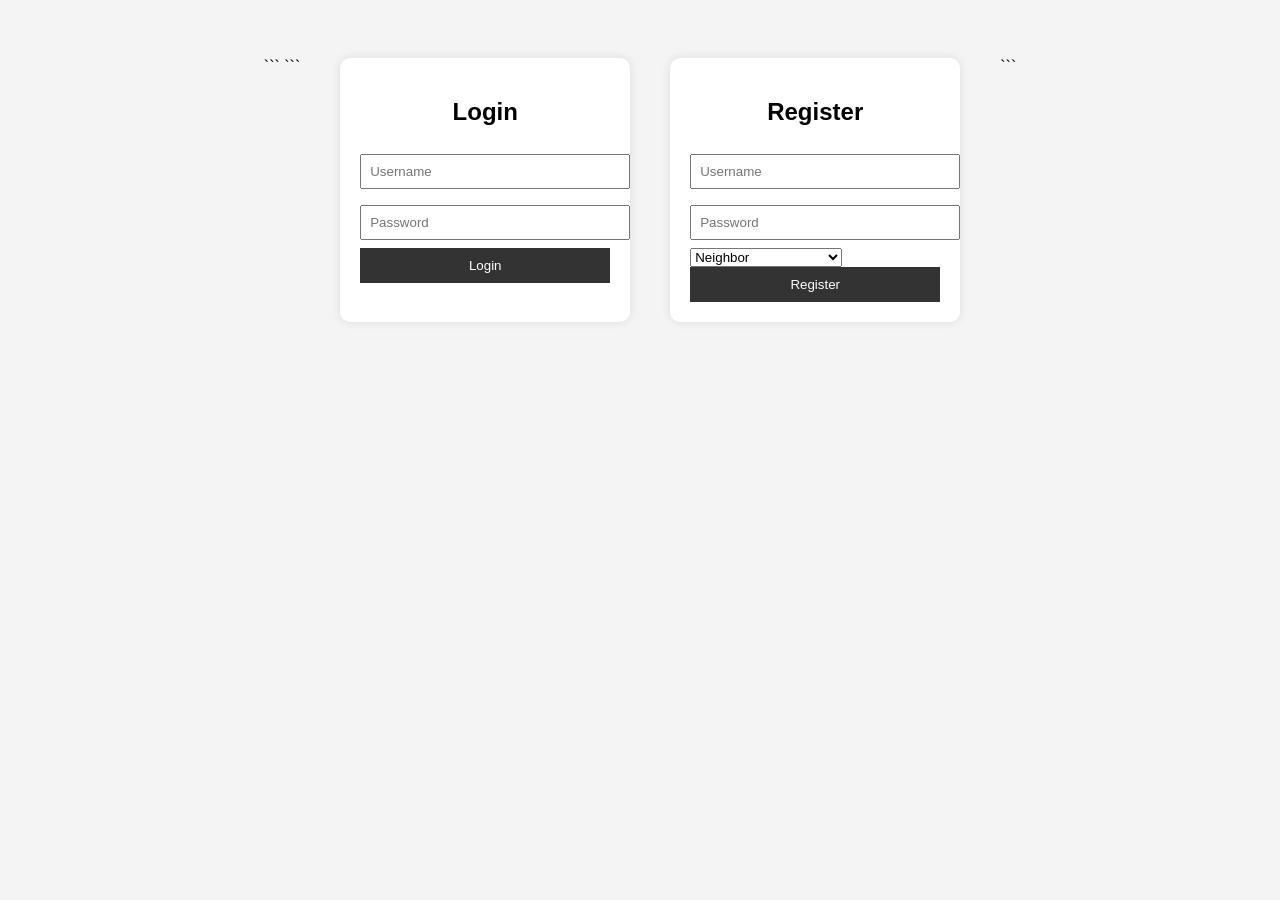
<file: src/main/java/client/templates/index.html>
<!DOCTYPE html>

<html lang="en">
<head>
    <meta charset="UTF-8">
    <title>Login & Register</title>
    <style>
        body {
            font-family: Arial, sans-serif;
            background: #f4f4f4;
            display: flex;
            justify-content: center;
            gap: 40px;
            padding-top: 50px;
        }

        .container {
            background: white;
            padding: 20px;
            border-radius: 10px;
            width: 250px;
            box-shadow: 0 0 10px rgba(0,0,0,0.1);
        }

        h2 {
            text-align: center;
        }

        input {
            width: 100%;
            padding: 8px;
            margin: 8px 0;
        }

        button {
            width: 100%;
            padding: 10px;
            background: #333;
            color: white;
            border: none;
            cursor: pointer;
        }

        button:hover {
            background: #555;
        }
    </style>
    ```

</head>
<body>

```
<!-- LOGIN FORM -->
<div class="container">
    <h2>Login</h2>
    <form action="/login" method="post">
        <input type="text" name="username" placeholder="Username" required>
        <input type="password" name="password" placeholder="Password" required>
        <button type="submit">Login</button>
    </form>
</div>

<!-- REGISTER FORM -->
<div class="container">
    <h2>Register</h2>
    <form action="/register" method="post">
        <input type="text" name="username" placeholder="Username" required>
        <input type="password" name="password" placeholder="Password" required>

        <!-- Optional role selection -->
        <select name="role">
            <option value="NEIGHBOR">Neighbor</option>
            <option value="COMMUNITY_ORGANIZER">Community Organizer</option>
        </select>

        <button type="submit">Register</button>
    </form>
</div>
```

</body>
</html>
</file>
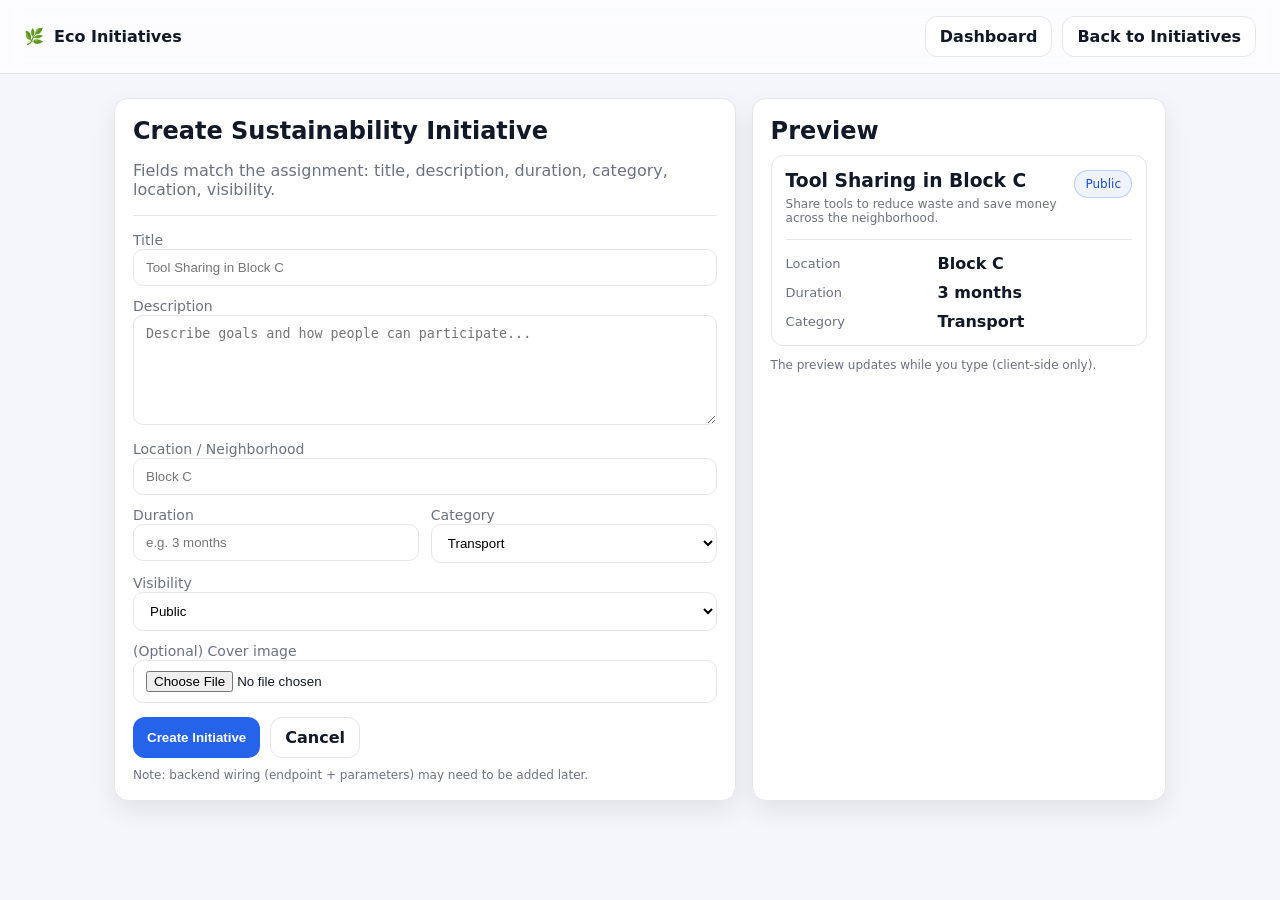
<file: src/main/java/client/templates/create-initiative.html>
<!DOCTYPE html>
<html lang="en">
<head>
  <meta charset="UTF-8" />
  <meta name="viewport" content="width=device-width, initial-scale=1.0" />
  <title>Create Initiative — Eco Initiatives</title>
  <link rel="stylesheet" href="./styles.css" />
</head>
<body>
  <div class="navbar">
    <div class="brand">
      <span aria-hidden="true">🌿</span>
      <span>Eco Initiatives</span>
    </div>
    <div class="btnRow" style="margin:0;">
      <a class="btn btnGhost" href="./dashboard.html">Dashboard</a>
      <a class="btn btnGhost" href="./initiatives.html">Back to Initiatives</a>
    </div>
  </div>

  <div class="container">
    <div class="split">
      <section class="card">
        <h2>Create Sustainability Initiative</h2>
        <p class="muted">Fields match the assignment: title, description, duration, category, location, visibility.</p>
        <hr class="sep" />

        <form class="form" action="/create-initiative" method="post" enctype="multipart/form-data">
          <div>
            <label for="title">Title</label>
            <input id="title" name="title" type="text" placeholder="Tool Sharing in Block C" required />
          </div>

          <div>
            <label for="description">Description</label>
            <textarea id="description" name="description" placeholder="Describe goals and how people can participate..." required></textarea>
          </div>

          <div>
            <label for="location">Location / Neighborhood</label>
            <input id="location" name="location" type="text" placeholder="Block C" required />
          </div>

          <div class="grid" style="grid-template-columns: 1fr 1fr; gap:12px;">
            <div>
              <label for="duration">Duration</label>
              <input id="duration" name="duration" type="text" placeholder="e.g. 3 months" required />
            </div>
            <div>
              <label for="category">Category</label>
              <select id="category" name="category" required>
                <option value="TRANSPORT">Transport</option>
                <option value="WASTE">Waste</option>
                <option value="COMMUNITY">Community</option>
                <option value="WATER">Water</option>
                <option value="ENERGY">Energy</option>
              </select>
            </div>
          </div>

          <div>
            <label for="visibility">Visibility</label>
            <select id="visibility" name="visibility" required>
              <option value="PUBLIC">Public</option>
              <option value="NEIGHBORHOOD">Neighborhood-specific</option>
            </select>
          </div>

          <div>
            <label for="image">(Optional) Cover image</label>
            <input id="image" name="image" type="file" accept="image/*" />
          </div>

          <div class="btnRow" style="margin-top:4px;">
            <button class="btnPrimary" type="submit">Create Initiative</button>
            <a class="btn btnGhost" href="./dashboard.html">Cancel</a>
          </div>

          <div class="small">Note: backend wiring (endpoint + parameters) may need to be added later.</div>
        </form>
      </section>

      <aside class="card">
        <h2>Preview</h2>
        <div class="feedItem">
          <div style="display:flex; justify-content:space-between; gap:10px; align-items:flex-start;">
            <div>
              <h3 style="margin:0 0 6px;" id="prev-title">Tool Sharing in Block C</h3>
              <div class="small" id="prev-desc">Share tools to reduce waste and save money across the neighborhood.</div>
            </div>
            <span class="badge badgePrimary" id="prev-vis">Public</span>
          </div>
          <hr class="sep" />
          <div class="kv">
            <div class="k">Location</div>
            <div class="v" id="prev-loc">Block C</div>
          </div>
          <div class="kv" style="margin-top:10px;">
            <div class="k">Duration</div>
            <div class="v" id="prev-dur">3 months</div>
          </div>
          <div class="kv" style="margin-top:10px;">
            <div class="k">Category</div>
            <div class="v" id="prev-cat">Community</div>
          </div>
        </div>

        <div class="small" style="margin-top:12px;">
          The preview updates while you type (client-side only).
        </div>

        <script>
          const $ = (id) => document.getElementById(id);
          const title = $('title');
          const desc = $('description');
          const loc = $('location');
          const duration = $('duration');
          const cat = $('category');
          const vis = $('visibility');

          const prevTitle = $('prev-title');
          const prevDesc = $('prev-desc');
          const prevLoc = $('prev-loc');
          const prevDur = $('prev-dur');
          const prevCat = $('prev-cat');
          const prevVis = $('prev-vis');

          function update(){
            if(title) prevTitle.textContent = title.value || 'Tool Sharing in Block C';
            if(desc) prevDesc.textContent = desc.value || 'Share tools to reduce waste and save money across the neighborhood.';
            if(loc) prevLoc.textContent = loc.value || 'Block C';
            if(duration) prevDur.textContent = duration.value || '3 months';
            if(cat) prevCat.textContent = cat.options[cat.selectedIndex]?.text || 'Community';
            if(vis){
              const text = vis.options[vis.selectedIndex]?.text || 'Public';
              prevVis.textContent = text;
              prevVis.className = 'badge badgePrimary' + (vis.value === 'NEIGHBORHOOD' ? ' badgeSuccess' : '');
            }
          }

          [title, desc, loc, duration, cat, vis].forEach(el => el && el.addEventListener('input', update));
          update();
        </script>
      </aside>
    </div>
  </div>
</body>
</html>
</file>
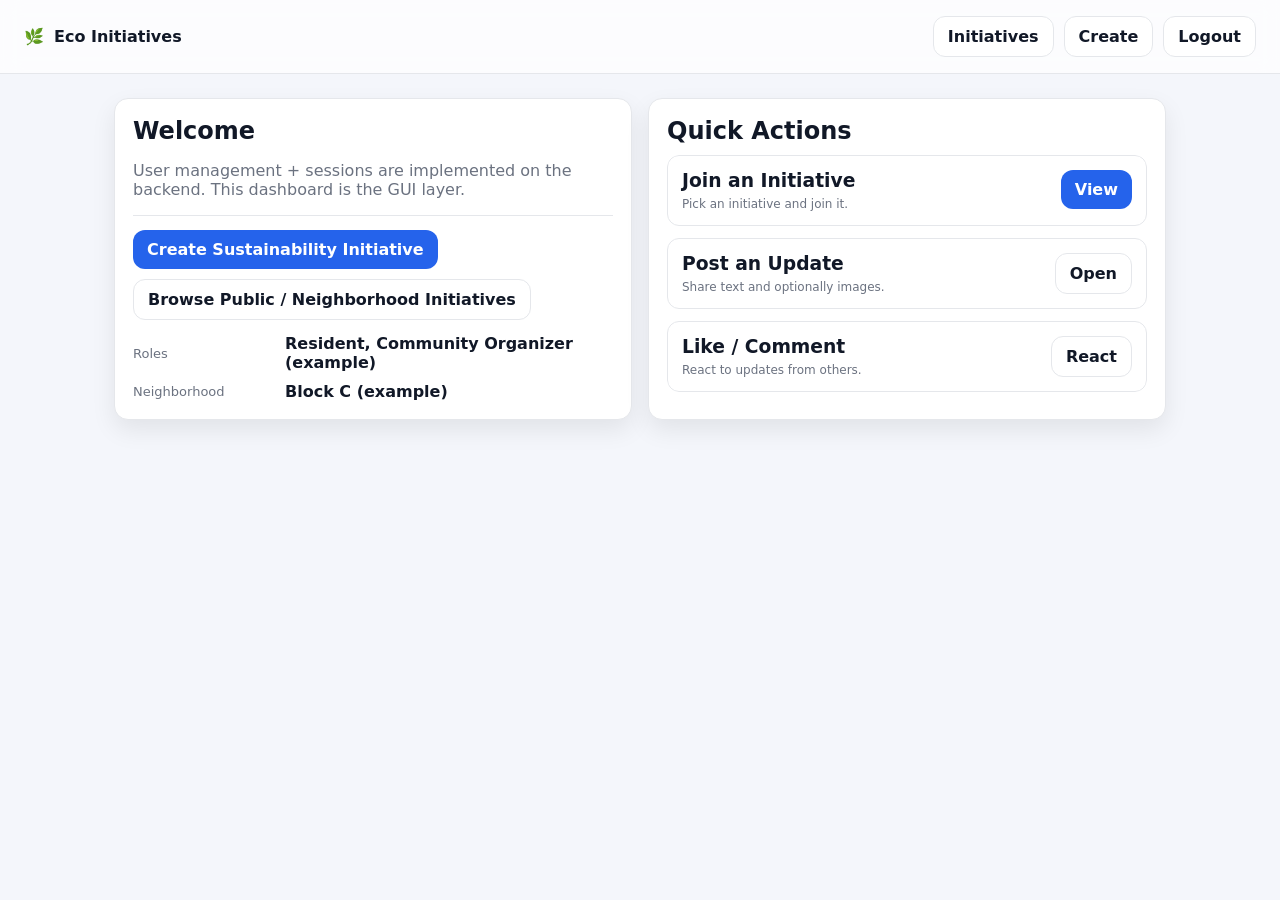
<file: src/main/java/client/templates/dashboard.html>
<!DOCTYPE html>
<html lang="en">
<head>
  <meta charset="UTF-8" />
  <meta name="viewport" content="width=device-width, initial-scale=1.0" />
  <title>Dashboard — Eco Initiatives</title>
  <link rel="stylesheet" href="./styles.css" />
</head>
<body>
  <div class="navbar">
    <div class="brand">
      <span aria-hidden="true">🌿</span>
      <span>Eco Initiatives</span>
    </div>
    <div class="btnRow" style="margin:0;">
      <a class="btn btnGhost" href="./initiatives.html">Initiatives</a>
      <a class="btn btnGhost" href="./create-initiative.html">Create</a>
      <a class="btn btnGhost" href="./index.html">Logout</a>
    </div>
  </div>

  <div class="container">
    <div class="grid">
      <section class="card">
        <h2>Welcome</h2>
        <p class="muted">User management + sessions are implemented on the backend. This dashboard is the GUI layer.</p>
        <hr class="sep" />

        <div class="btnRow">
          <a class="btn btnPrimary" href="./create-initiative.html">Create Sustainability Initiative</a>
          <a class="btn btnGhost" href="./initiatives.html">Browse Public / Neighborhood Initiatives</a>
        </div>

        <div style="margin-top:14px;" class="kv">
          <div class="k">Roles</div>
          <div class="v">Resident, Community Organizer (example)</div>
        </div>
        <div style="margin-top:10px;" class="kv">
          <div class="k">Neighborhood</div>
          <div class="v">Block C (example)</div>
        </div>
      </section>

      <section class="card">
        <h2>Quick Actions</h2>
        <div class="table" style="padding:0; border:0;">
          <div style="padding:0;">
            <div class="feedItem" style="margin-bottom:12px;">
              <div style="display:flex; justify-content:space-between; gap:12px; align-items:flex-start;">
                <div>
                  <h3 style="margin:0 0 6px;">Join an Initiative</h3>
                  <div class="small">Pick an initiative and join it.</div>
                </div>
                <a class="btn btnPrimary" href="./initiatives.html">View</a>
              </div>
            </div>

            <div class="feedItem" style="margin-bottom:12px;">
              <div style="display:flex; justify-content:space-between; gap:12px; align-items:flex-start;">
                <div>
                  <h3 style="margin:0 0 6px;">Post an Update</h3>
                  <div class="small">Share text and optionally images.</div>
                </div>
                <a class="btn btnGhost" href="./initiative-details.html">Open</a>
              </div>
            </div>

            <div class="feedItem">
              <div style="display:flex; justify-content:space-between; gap:12px; align-items:flex-start;">
                <div>
                  <h3 style="margin:0 0 6px;">Like / Comment</h3>
                  <div class="small">React to updates from others.</div>
                </div>
                <a class="btn btnGhost" href="./initiative-details.html">React</a>
              </div>
            </div>
          </div>
        </div>
      </section>
    </div>
  </div>
</body>
</html>
</file>
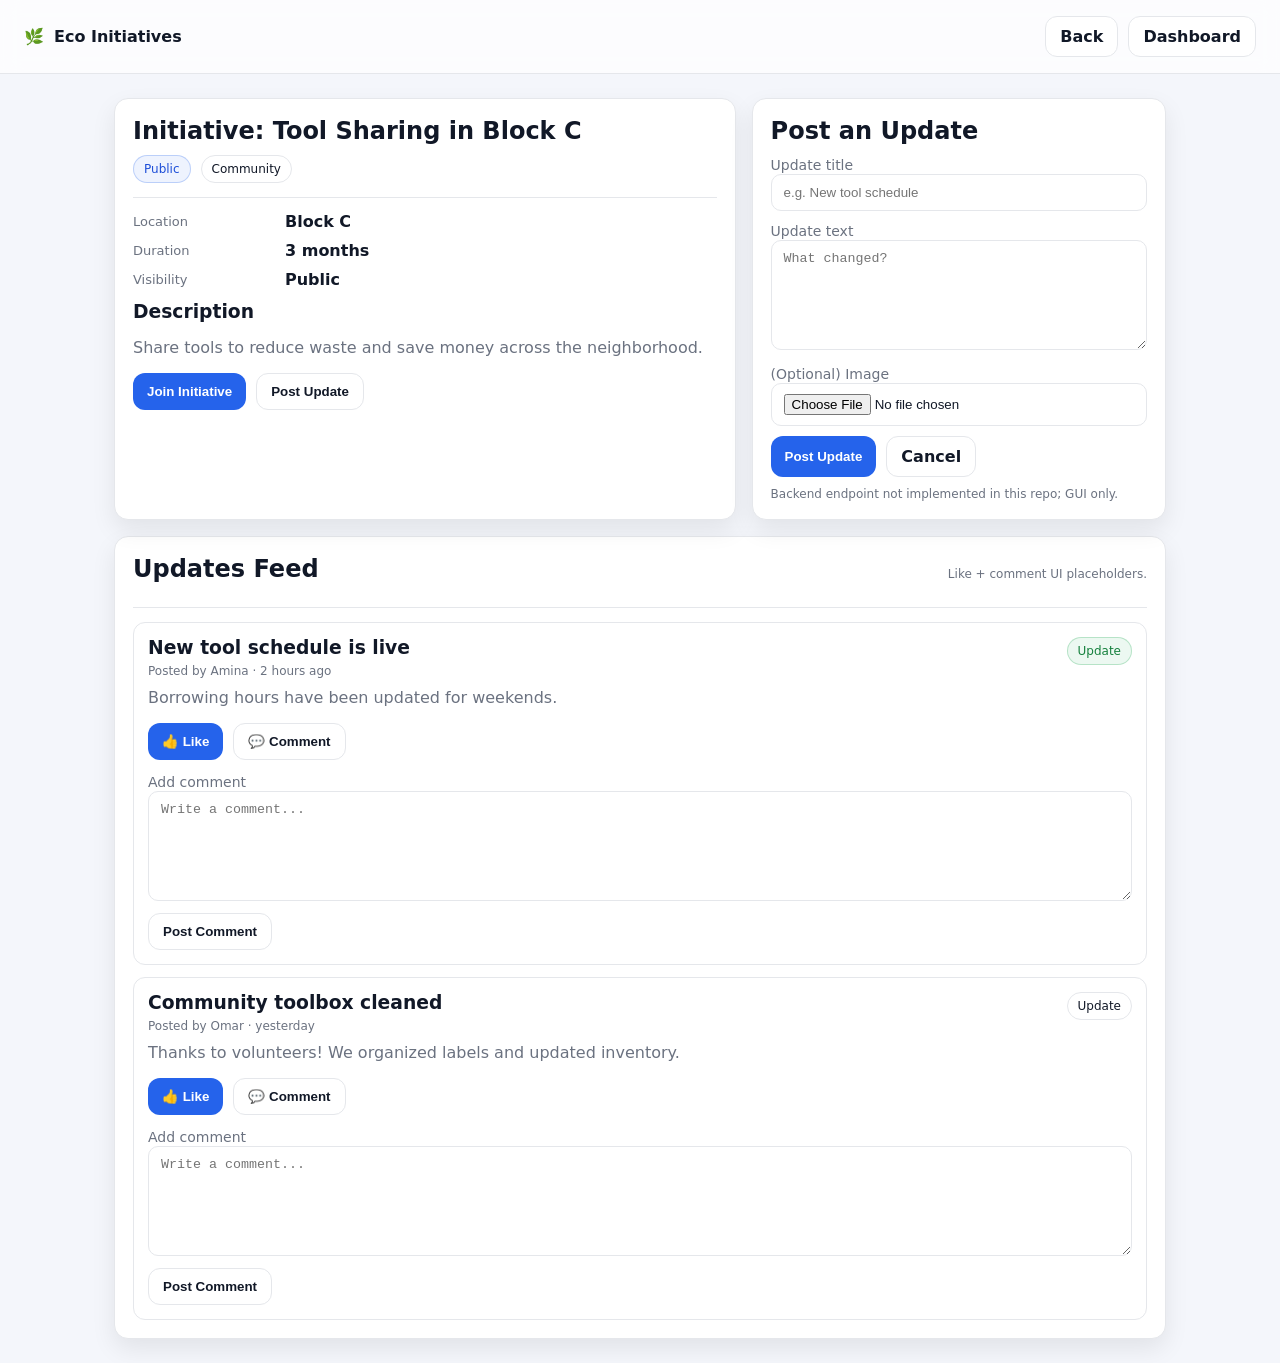
<file: src/main/java/client/templates/initiative-details.html>
<!DOCTYPE html>
<html lang="en">
<head>
  <meta charset="UTF-8" />
  <meta name="viewport" content="width=device-width, initial-scale=1.0" />
  <title>Initiative Details — Eco Initiatives</title>
  <link rel="stylesheet" href="./styles.css" />
</head>
<body>
  <div class="navbar">
    <div class="brand">
      <span aria-hidden="true">🌿</span>
      <span>Eco Initiatives</span>
    </div>
    <div class="btnRow" style="margin:0;">
      <a class="btn btnGhost" href="./initiatives.html">Back</a>
      <a class="btn btnGhost" href="./dashboard.html">Dashboard</a>
    </div>
  </div>

  <div class="container">
    <div class="split">
      <section class="card">
        <h2>Initiative: Tool Sharing in Block C</h2>
        <div class="btnRow" style="margin-top:6px;">
          <span class="badge badgePrimary">Public</span>
          <span class="badge">Community</span>
        </div>
        <hr class="sep" />

        <div class="kv">
          <div class="k">Location</div>
          <div class="v">Block C</div>
        </div>
        <div class="kv" style="margin-top:10px;">
          <div class="k">Duration</div>
          <div class="v">3 months</div>
        </div>
        <div class="kv" style="margin-top:10px;">
          <div class="k">Visibility</div>
          <div class="v">Public</div>
        </div>

        <div style="margin-top:12px;">
          <h3>Description</h3>
          <p class="muted">Share tools to reduce waste and save money across the neighborhood.</p>
        </div>

        <div class="btnRow" style="margin-top:12px;">
          <button class="btn btnPrimary" type="button" onclick="alert('Join is a placeholder GUI action. Connect to backend later.')">Join Initiative</button>
          <button class="btn btnGhost" type="button" onclick="alert('Post update is handled in the feed form on this page.')">Post Update</button>
        </div>
      </section>

      <aside class="card">
        <h2>Post an Update</h2>
        <form class="form" action="/post-update" method="post" enctype="multipart/form-data">
          <div>
            <label for="update-title">Update title</label>
            <input id="update-title" name="title" type="text" placeholder="e.g. New tool schedule" />
          </div>
          <div>
            <label for="update-text">Update text</label>
            <textarea id="update-text" name="text" placeholder="What changed?" required></textarea>
          </div>
          <div>
            <label for="update-image">(Optional) Image</label>
            <input id="update-image" name="image" type="file" accept="image/*" />
          </div>
          <div class="btnRow">
            <button class="btnPrimary" type="submit">Post Update</button>
            <a class="btn btnGhost" href="./initiatives.html">Cancel</a>
          </div>
          <div class="small">Backend endpoint not implemented in this repo; GUI only.</div>
        </form>
      </aside>
    </div>

    <section class="card" style="margin-top:16px;">
      <div style="display:flex; justify-content:space-between; gap:12px; align-items:center;">
        <h2>Updates Feed</h2>
        <div class="small">Like + comment UI placeholders.</div>
      </div>
      <hr class="sep" />

      <div class="feedItem" style="margin-bottom:12px;">
        <div style="display:flex; justify-content:space-between; gap:12px; align-items:flex-start;">
          <div>
            <h3 style="margin:0 0 6px;">New tool schedule is live</h3>
            <div class="small">Posted by Amina · 2 hours ago</div>
          </div>
          <span class="badge badgeSuccess">Update</span>
        </div>
        <p class="muted" style="margin-top:10px;">Borrowing hours have been updated for weekends.</p>

        <div class="btnRow" style="margin-top:12px;">
          <button class="btn btnPrimary" type="button" onclick="alert('Like is a placeholder. Wire to backend later.')">👍 Like</button>
          <button class="btn btnGhost" type="button" onclick="document.getElementById('comment1').focus()">💬 Comment</button>
        </div>

        <div style="margin-top:12px;">
          <label for="comment1">Add comment</label>
          <textarea id="comment1" placeholder="Write a comment..."></textarea>
          <div class="btnRow" style="margin-top:8px;">
            <button class="btn btnGhost" type="button" onclick="alert('Comment is a placeholder. Wire to backend later.')">Post Comment</button>
          </div>
        </div>
      </div>

      <div class="feedItem">
        <div style="display:flex; justify-content:space-between; gap:12px; align-items:flex-start;">
          <div>
            <h3 style="margin:0 0 6px;">Community toolbox cleaned</h3>
            <div class="small">Posted by Omar · yesterday</div>
          </div>
          <span class="badge">Update</span>
        </div>
        <p class="muted" style="margin-top:10px;">Thanks to volunteers! We organized labels and updated inventory.</p>

        <div class="btnRow" style="margin-top:12px;">
          <button class="btn btnPrimary" type="button" onclick="alert('Like is a placeholder. Wire to backend later.')">👍 Like</button>
          <button class="btn btnGhost" type="button" onclick="document.getElementById('comment2').focus()">💬 Comment</button>
        </div>

        <div style="margin-top:12px;">
          <label for="comment2">Add comment</label>
          <textarea id="comment2" placeholder="Write a comment..."></textarea>
          <div class="btnRow" style="margin-top:8px;">
            <button class="btn btnGhost" type="button" onclick="alert('Comment is a placeholder. Wire to backend later.')">Post Comment</button>
          </div>
        </div>
      </div>
    </section>
  </div>
</body>
</html>
</file>
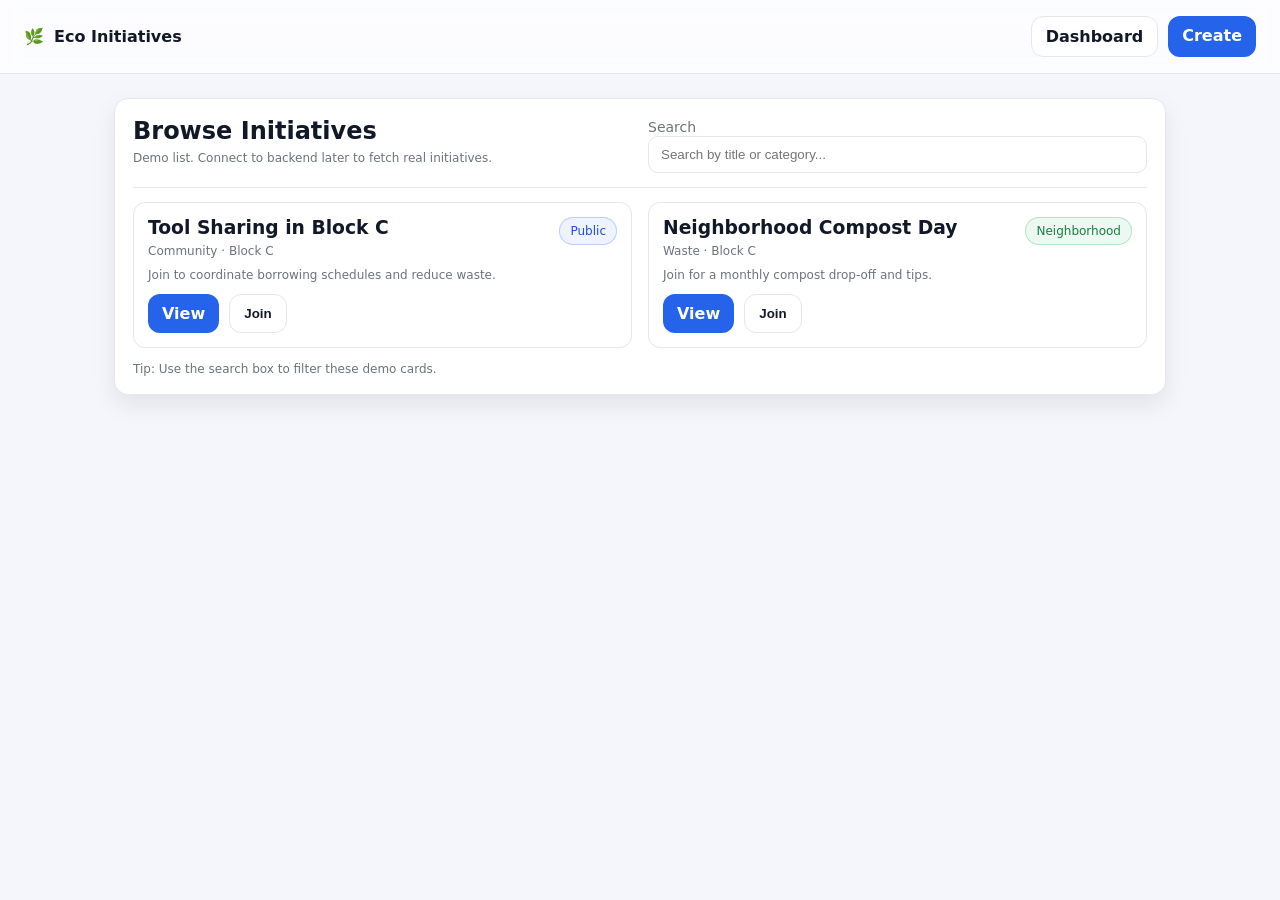
<file: src/main/java/client/templates/initiatives.html>
<!DOCTYPE html>
<html lang="en">
<head>
  <meta charset="UTF-8" />
  <meta name="viewport" content="width=device-width, initial-scale=1.0" />
  <title>Initiatives — Eco Initiatives</title>
  <link rel="stylesheet" href="./styles.css" />
</head>
<body>
  <div class="navbar">
    <div class="brand">
      <span aria-hidden="true">🌿</span>
      <span>Eco Initiatives</span>
    </div>
    <div class="btnRow" style="margin:0;">
      <a class="btn btnGhost" href="./dashboard.html">Dashboard</a>
      <a class="btn btnPrimary" href="./create-initiative.html">Create</a>
    </div>
  </div>

  <div class="container">
    <section class="card">
      <div class="split" style="grid-template-columns: 1fr 1fr;">
        <div>
          <h2 style="margin-bottom:6px;">Browse Initiatives</h2>
          <div class="small">Demo list. Connect to backend later to fetch real initiatives.</div>
        </div>
        <div>
          <label for="search">Search</label>
          <input id="search" type="text" placeholder="Search by title or category..." />
        </div>
      </div>

      <hr class="sep" />

      <div class="grid" style="grid-template-columns: repeat(2, minmax(0, 1fr));">
        <div class="feedItem" data-title="Tool Sharing in Block C" data-cat="Community" data-vis="Public">
          <div style="display:flex; justify-content:space-between; gap:10px; align-items:flex-start;">
            <div>
              <h3 style="margin:0 0 6px;">Tool Sharing in Block C</h3>
              <div class="small">Community · Block C</div>
            </div>
            <span class="badge badgePrimary">Public</span>
          </div>
          <div class="small" style="margin-top:10px;">Join to coordinate borrowing schedules and reduce waste.</div>
          <div class="btnRow" style="margin-top:12px;">
            <a class="btn btnPrimary" href="./initiative-details.html">View</a>
            <button class="btn btnGhost" type="button" onclick="alert('Join action is a GUI placeholder. Wire to backend later.')">Join</button>
          </div>
        </div>

        <div class="feedItem" data-title="Neighborhood Compost Day" data-cat="Waste" data-vis="Neighborhood">
          <div style="display:flex; justify-content:space-between; gap:10px; align-items:flex-start;">
            <div>
              <h3 style="margin:0 0 6px;">Neighborhood Compost Day</h3>
              <div class="small">Waste · Block C</div>
            </div>
            <span class="badge badgeSuccess">Neighborhood</span>
          </div>
          <div class="small" style="margin-top:10px;">Join for a monthly compost drop-off and tips.</div>
          <div class="btnRow" style="margin-top:12px;">
            <a class="btn btnPrimary" href="./initiative-details.html">View</a>
            <button class="btn btnGhost" type="button" onclick="alert('Join action is a GUI placeholder. Wire to backend later.')">Join</button>
          </div>
        </div>
      </div>

      <div class="small" style="margin-top:14px;">Tip: Use the search box to filter these demo cards.</div>

      <script>
        const search = document.getElementById('search');
        const cards = Array.from(document.querySelectorAll('.feedItem'));
        function apply(){
          const q = (search.value || '').toLowerCase();
          cards.forEach(c => {
            const t = (c.dataset.title||'') + ' ' + (c.dataset.cat||'') + ' ' + (c.dataset.vis||'');
            c.style.display = t.toLowerCase().includes(q) ? '' : 'none';
          });
        }
        if(search){
          search.addEventListener('input', apply);
        }
      </script>
    </section>
  </div>
</body>
</html>
</file>
<file: src/main/java/client/templates/styles.css>
/* Basic styling shared across pages */
:root{
  --bg:#f4f6fb;
  --card:#ffffff;
  --text:#111827;
  --muted:#6b7280;
  --primary:#2563eb;
  --primary-dark:#1d4ed8;
  --border:#e5e7eb;
  --danger:#dc2626;
  --success:#16a34a;
  --shadow:0 10px 25px rgba(0,0,0,.08);
  --radius:14px;
}

*{box-sizing:border-box;}

body{
  margin:0;
  font-family: ui-sans-serif, system-ui, -apple-system, Segoe UI, Roboto, Arial, "Apple Color Emoji","Segoe UI Emoji";
  background:var(--bg);
  color:var(--text);
}

a{color:inherit; text-decoration:none;}

.container{
  max-width:1100px;
  margin:0 auto;
  padding:24px;
}

.navbar{
  display:flex;
  align-items:center;
  justify-content:space-between;
  gap:16px;
  padding:16px 24px;
  background:rgba(255,255,255,.7);
  backdrop-filter: blur(10px);
  border-bottom:1px solid var(--border);
  position:sticky;
  top:0;
}

.brand{
  display:flex;
  align-items:center;
  gap:10px;
  font-weight:800;
}

.pill{
  display:inline-flex;
  align-items:center;
  gap:8px;
  padding:8px 12px;
  border:1px solid var(--border);
  border-radius:999px;
  color:var(--muted);
  background:#fff;
}

.grid{
  display:grid;
  grid-template-columns: 1fr 1fr;
  gap:16px;
}

@media (max-width: 900px){
  .grid{grid-template-columns:1fr;}
}

.card{
  background:var(--card);
  border:1px solid var(--border);
  border-radius:var(--radius);
  box-shadow: var(--shadow);
  padding:18px;
}

.card h1,.card h2,.card h3{margin:0 0 10px;}

.muted{color:var(--muted);}

.form{
  display:flex;
  flex-direction:column;
  gap:10px;
}

label{
  font-size:14px;
  color:var(--muted);
}

input, select, textarea{
  width:100%;
  padding:10px 12px;
  border:1px solid var(--border);
  border-radius:10px;
  outline:none;
  background:#fff;
}

textarea{min-height:110px; resize:vertical;}

.btnRow{
  display:flex;
  gap:10px;
  flex-wrap:wrap;
}

button, .btn{
  appearance:none;
  border:0;
  border-radius:12px;
  padding:10px 14px;
  font-weight:700;
  cursor:pointer;
}

.btnPrimary{
  background:var(--primary);
  color:#fff;
}
.btnPrimary:hover{background:var(--primary-dark);}

.btnGhost{
  background:#fff;
  color:var(--text);
  border:1px solid var(--border);
}
.btnGhost:hover{background:#f9fafb;}

.btnDanger{
  background:var(--danger);
  color:#fff;
}

.badge{
  display:inline-flex;
  align-items:center;
  gap:8px;
  padding:6px 10px;
  border-radius:999px;
  font-size:12px;
  border:1px solid var(--border);
  background:#fff;
}

.badgePrimary{border-color: rgba(37,99,235,.25); background: rgba(37,99,235,.08); color: #1d4ed8;}
.badgeSuccess{border-color: rgba(22,163,74,.25); background: rgba(22,163,74,.08); color:#15803d;}
.badgeDanger{border-color: rgba(220,38,38,.25); background: rgba(220,38,38,.08); color:#b91c1c;}

.table{
  width:100%;
  border-collapse:separate;
  border-spacing:0;
  overflow:hidden;
  border-radius:12px;
  border:1px solid var(--border);
  background:#fff;
}
.table th,.table td{
  padding:12px 12px;
  border-bottom:1px solid var(--border);
  text-align:left;
  font-size:14px;
}
.table th{background:#f9fafb; color:var(--muted); font-weight:800;}
.table tr:last-child td{border-bottom:0;}

.split{
  display:grid;
  grid-template-columns: 1.2fr .8fr;
  gap:16px;
}
@media (max-width: 900px){.split{grid-template-columns:1fr;}}

.feedItem{
  border:1px solid var(--border);
  border-radius:12px;
  padding:14px;
  background:#fff;
}

hr.sep{border:0; height:1px; background:var(--border); margin:14px 0;}

.small{font-size:12px; color:var(--muted);}

.kv{
  display:grid;
  grid-template-columns: 140px 1fr;
  gap:8px 12px;
  align-items:center;
}
@media(max-width: 600px){.kv{grid-template-columns:1fr;}}

.kv .k{color:var(--muted); font-size:13px;}
.kv .v{font-weight:700;}
</file>
